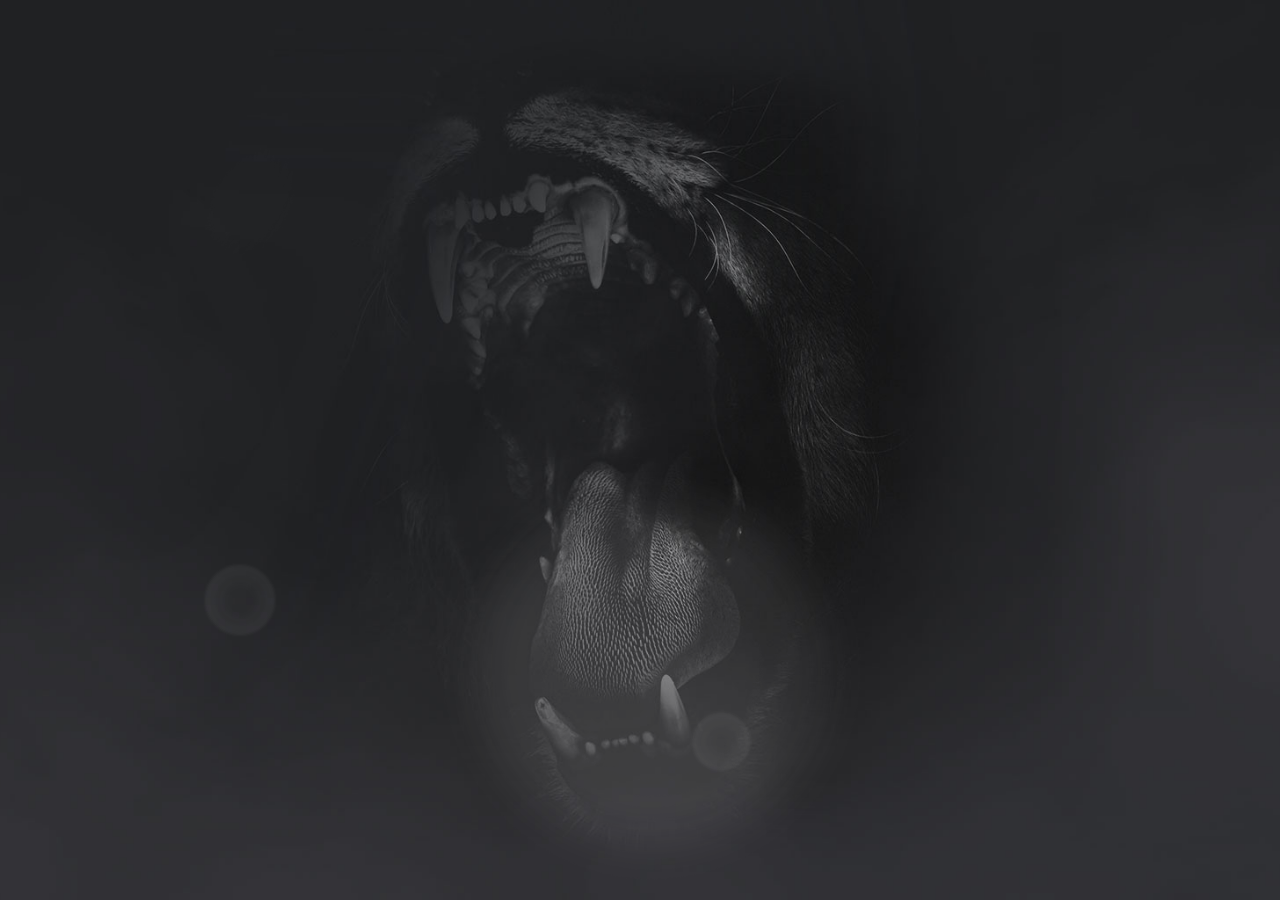
<file: index.html>
<!DOCTYPE html>
<html lang="ru">

<head>
  <meta charset="UTF-8">
  <meta name="viewport" content="width=1200, initial-scale=1.0">
  <link rel="stylesheet" type="text/css" href="./css/style.css">
  <title>Lion Bank - Приветственная страница</title>
</head>

<body>
  <div class="welcome-page"><!--обертка-->
    <div class="welcome-page__container">

      <main class="welcome-page__content">
        <div class="logo logo_vertical">
          <img src="./images/logo-vertical.png" alt="lion bank vertical logo" class="logo__image">
        </div>
        <a href="./main.html" class="btn btn_color_ginger">Войти</a> <!--модификатор ключ-значение-->
      </main>
              
    </div>    
  </div>
</body>

</html>
</file>
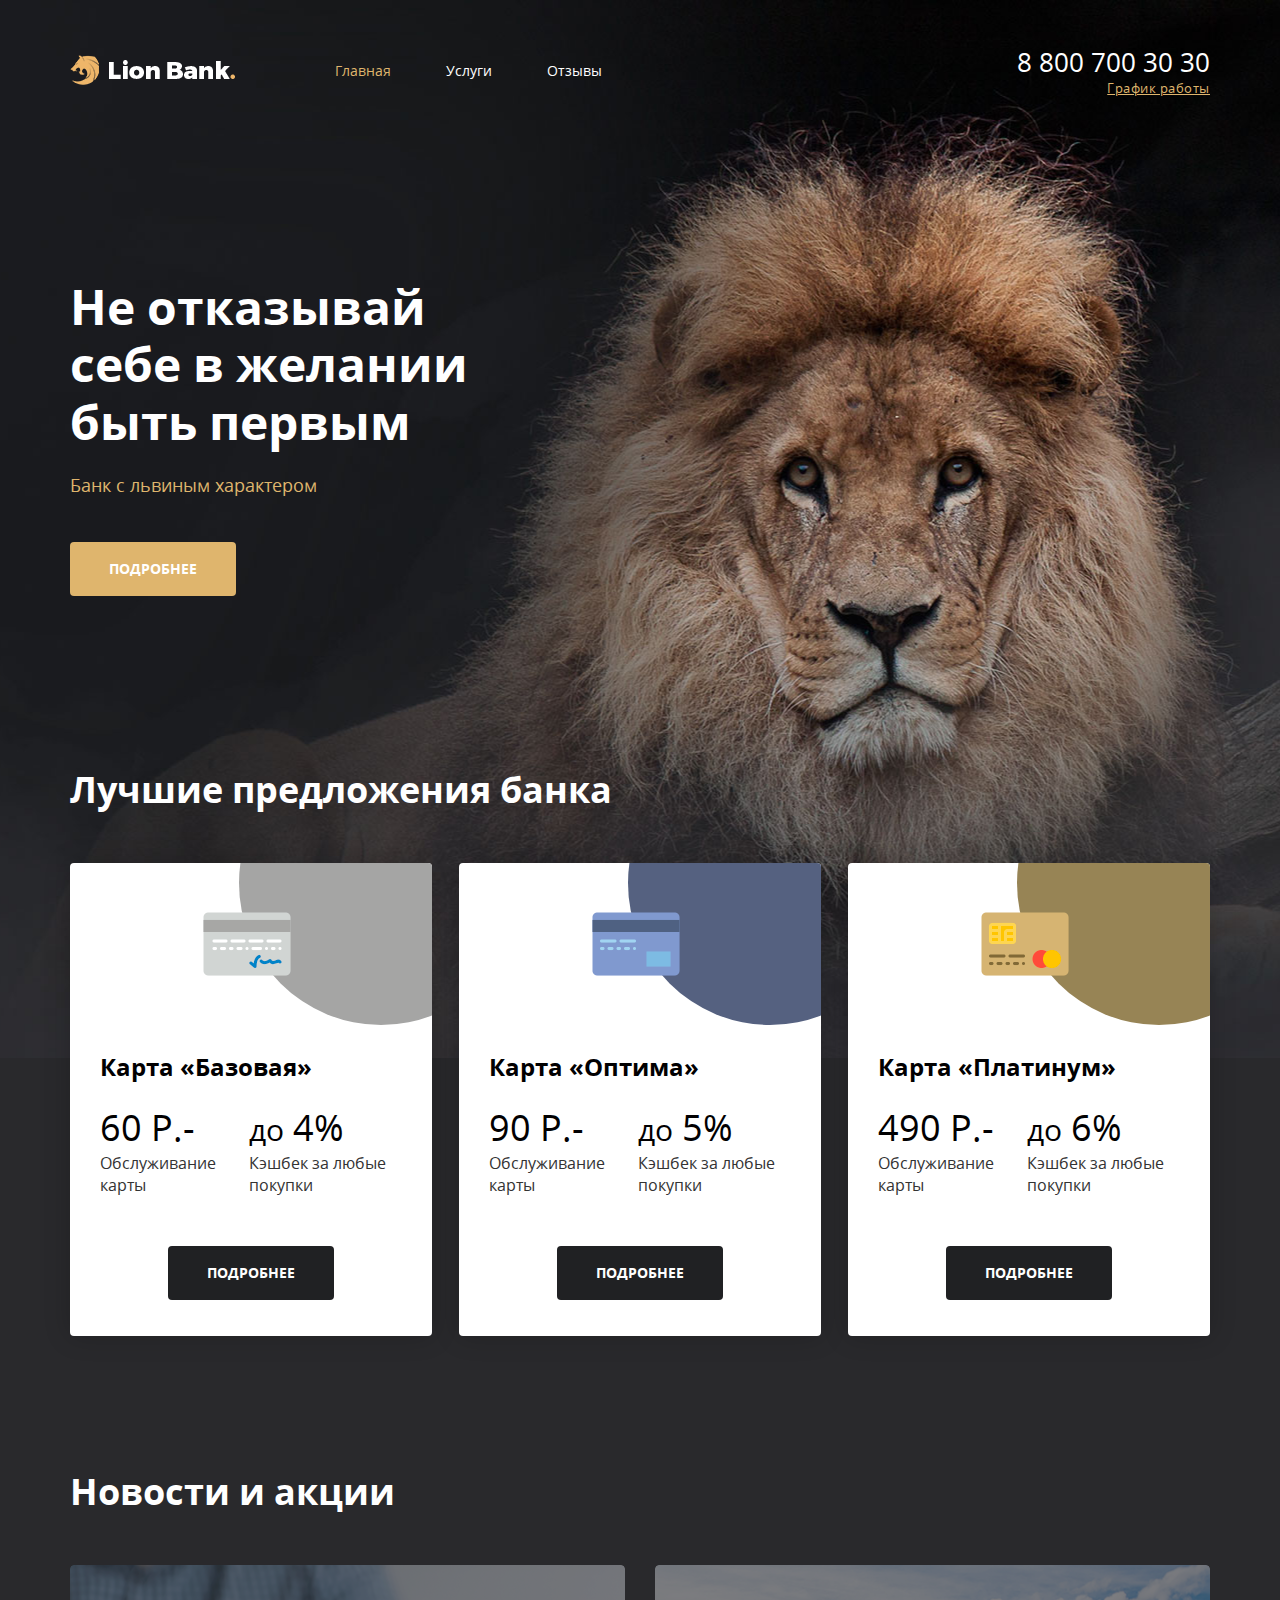
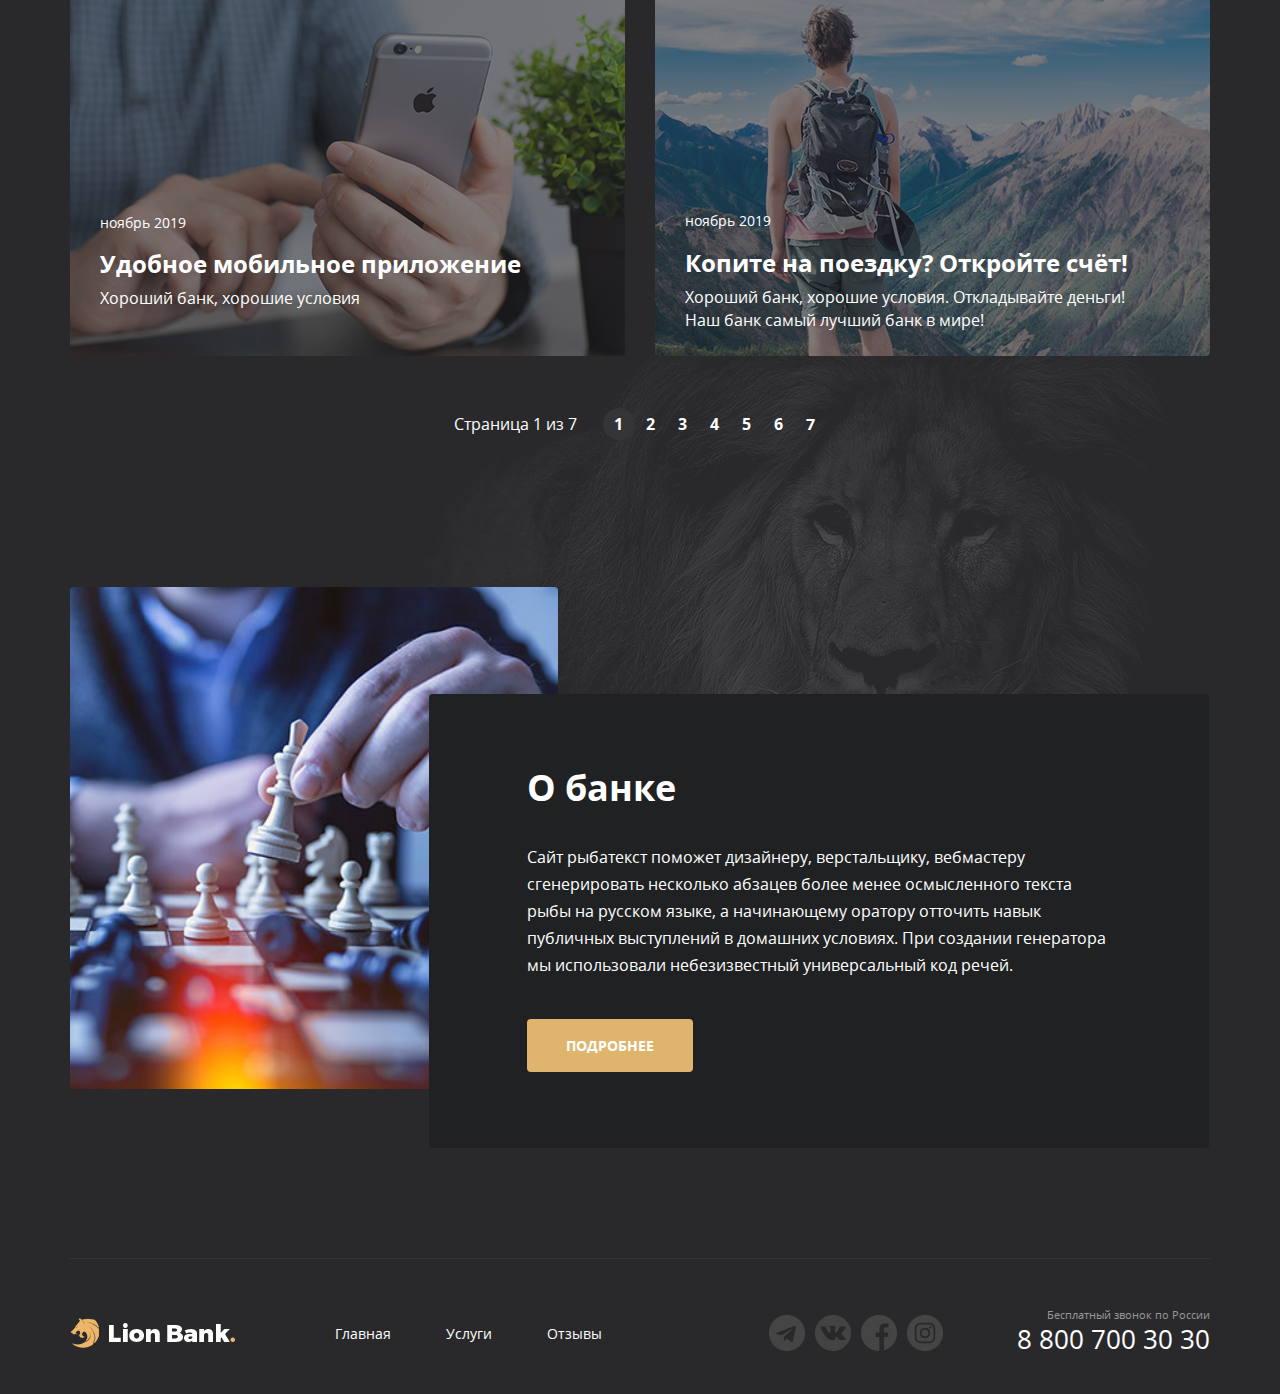
<file: main.html>
<!DOCTYPE html>
<html lang="ru">

<head>
  <meta charset="UTF-8">
  <meta name="viewport" content="width=1200, initial-scale=1.0">
  <link rel="stylesheet" type="text/css" href="./css/style.css">
  <title>Lion Bank - Главная</title>
</head>

<body>
  <div class="wrapper main-page-wrapper">
    <!--обертка-->
    <div class="wrapper__content">
      <!--чтобы прилепить футер к низу окна, если контента мало-->

      <div class="hero">
        <div class="container hero__container">
          <header class="header">
            <a href="./main.html" class="logo logo_horizontal"> <!--модификатор-->
              <img src="./images/logo.png" alt="lion bank logo" class="logo__image">
            </a>
            <nav class="menu">
              <ul class="menu__list">
                <li class="menu__item menu__item_active"> <!--модификатор-->
                  <a href="./main.html" class="menu__link">Главная</a>
                </li>
                <li class="menu__item">                    
                  <a href="./service.html" class="menu__link">Услуги</a>
                </li>
                <li class="menu__item">
                  <a href="./reviews.html" class="menu__link">Отзывы</a>
                </li>
              </ul>
            </nav>
            <address class="contacts contacts_align_right">
              <a href="tel:+78007003030" class="contacts__phone">8 800 700 30 30</a>
              <div class="contacts__dropdown">
                <div class="contacts__dropdown-title">График работы</div>
                <div class="contacts__dropdown-text">
                  <span class="contacts__dropdown-workhours">пн-вс: 09:00 - 20:00</span> Обед: 14:00-14:30
                </div>
              </div>
            </address>
          </header>
          <section class="hero__content">
            <!--первый блок-->
            <div class="hero__text-content">
              <h1 class="hero__title">Не отказывай себе в желании быть первым</h1>
              <h4 class="hero__subtitle">Банк с львиным характером</h4>
              <a href="#" class="btn btn_color_ginger">Подробнее</a>
              <!--модификатор ключ-значение-->
            </div>
          </section>
        </div>
      </div>

      <section class="section">
        <!--предложения-->
        <!--section - для того, чтобы можно было переиспользовать-->
        <div class="container">
          <h2 class="section__title">Лучшие предложения банка</h2>
          <ul class="offers">
            <li class="offers__item offer offer__item_theme_grey">
              <!--модификатор ключ-значение-->
              <!--примесь для переиспользования блока при необходимости-->
              <div class="offer__header">
                <img src="./images/icons/cards/card_grey.png" alt="grey card" class="offer__header-img">
              </div>
              <div class="offer__content">
                <h3 class="offer__title">Карта «Базовая»</h3>
                <div class="offer__prices">
                  <div class="offer__prices-cell">
                    <div class="offer__price">60 Р.-</div>
                    <div class="offer__price-desc">Обслуживание карты</div>
                  </div>
                  <div class="offer__prices-cell">
                    <div class="offer__price">
                      <!--для того, чтобы сделать "до" меньше-->
                      <span class="offer__price-range">до</span> 4%
                    </div>
                    <div class="offer__price-desc">Кэшбек&nbsp;за&nbsp;любые покупки</div>
                  </div>
                </div>
                <div class="offer__btn-wrapper">
                  <a href="#" class="btn btn_color_black">Подробнее</a>
                  <!--модификатор ключ-значение-->
                </div>
              </div>
            </li>
            <li class="offers__item offer offer__item_theme_blue">
              <!--модификатор ключ-значение-->
              <!--примесь для переиспользования блока при необходимости-->
              <div class="offer__header">
                <img src="./images/icons/cards/card_blue.png" alt="blue card" class="offer__header-img">
              </div>
              <div class="offer__content">
                <h3 class="offer__title">Карта «Оптима»</h3>
                <div class="offer__prices">
                  <div class="offer__prices-cell">
                    <div class="offer__price">90 Р.-</div>
                    <div class="offer__price-desc">Обслуживание карты</div>
                  </div>
                  <div class="offer__prices-cell">
                    <div class="offer__price">
                      <!--для того, чтобы сделать "до" меньше-->
                      <span class="offer__price-range">до</span> 5%
                    </div>
                    <div class="offer__price-desc">Кэшбек&nbsp;за&nbsp;любые покупки</div>
                  </div>
                </div>
                <div class="offer__btn-wrapper">
                  <a href="#" class="btn btn_color_black">Подробнее</a>
                  <!--модификатор ключ-значение-->
                </div>
              </div>
            </li>
            <li class="offers__item offer offer__item_theme_gold">
              <!--модификатор ключ-значение-->
              <!--примесь для переиспользования блока при необходимости-->
              <div class="offer__header">
                <img src="./images/icons/cards/card_gold.png" alt="gold card" class="offer__header-img">
              </div>
              <div class="offer__content">
                <h3 class="offer__title">Карта «Платинум»</h3>
                <div class="offer__prices">
                  <div class="offer__prices-cell">
                    <div class="offer__price">490 Р.-</div>
                    <div class="offer__price-desc">Обслуживание карты</div>
                  </div>
                  <div class="offer__prices-cell">
                    <div class="offer__price">
                      <!--для того, чтобы сделать "до" меньше-->
                      <span class="offer__price-range">до</span> 6%
                    </div>
                    <div class="offer__price-desc">Кэшбек&nbsp;за&nbsp;любые покупки</div>
                  </div>
                </div>
                <div class="offer__btn-wrapper">
                  <a href="#" class="btn btn_color_black">Подробнее</a>
                  <!--модификатор ключ-значение-->
                </div>
              </div>
            </li>
          </ul>
        </div>
      </section>

      <section class="section section_mb_big">
        <!--новости; модификатор на величину margin-button-->
        <div class="container">
          <h2 class="section__title">Новости и акции</h2>
          <ul class="news">
            <li class="news__item single-news">
              <!--примесь для переиспользования блока при необходимости-->
              <img src="./images/content/news/phone-layout.png" alt="mobile app" class="single-news__image">
              <div class="single-news__text-content">
                <time datetime="2019-11" class="single-news__date">ноябрь 2019</time>
                <h3 class="single-news__title">Удобное мобильное приложение</h3>
                <div class="single-news__desc">Хороший банк, хорошие условия</div>
              </div>
            </li>
            <li class="news__item single-news">
              <!--примесь для переиспользования блока при необходимости-->
              <img src="./images/content/news/mountains-layout.png" alt="mountains" class="single-news__image">
              <div class="single-news__text-content">
                <time datetime="2019-11" class="single-news__date">ноябрь 2019</time>
                <h3 class="single-news__title">Копите на поездку? Откройте счёт!</h3>
                <div class="single-news__desc">Хороший банк, хорошие условия. Откладывайте деньги! Наш банк самый лучший
                  банк в мире!</div>
              </div>
            </li>
          </ul>
          <div class="paginator">
            <div class="paginator__display">Страница 1 из 7</div>
            <ul class="paginator__list">
              <li class="paginator__item paginator__item_active">
                <!--модификатор-->
                <a href="#" class="paginator__link">1</a>
              </li>
              <li class="paginator__item">
                <a href="#" class="paginator__link">2</a>
              </li>
              <li class="paginator__item">
                <a href="#" class="paginator__link">3</a>
              </li>
              <li class="paginator__item">
                <a href="#" class="paginator__link">4</a>
              </li>
              <li class="paginator__item">
                <a href="#" class="paginator__link">5</a>
              </li>
              <li class="paginator__item">
                <a href="#" class="paginator__link">6</a>
              </li>
              <li class="paginator__item">
                <a href="#" class="paginator__link">7</a>
              </li>
            </ul>
          </div>
        </div>
      </section>

      <section class="section section_mb_small">
        <!--о банке; модификатор на величину margin-button-->
        <div class="container">
          <div class="about">
            <div class="about__desc">
              <h2 class="about__title">О банке</h2>
              <div class="about__desc-text">
                <p>
                  <!--так верстают, когда есть многострочный текст, есть обертка, нет класса у p-->
                  Сайт рыбатекст поможет дизайнеру, верстальщику, вебмастеру сгенерировать несколько абзацев более менее
                  осмысленного текста рыбы на русском языке,
                  а начинающему оратору отточить навык публичных выступлений в домашних условиях. При создании
                  генератора
                  мы
                  использовали небезизвестный универсальный код речей.
                </p>
              </div>
              <a href="#" class="btn btn_color_ginger">Подробнее</a>
            </div>
          </div>
        </div>
      </section>
    </div>

    <footer class="footer-container">
      <div class="container footer-container__content">
        <!--МИКС-->
        <div class="footer">
          <!--для переиспользования-->          
          <a href="./main.html" class="logo logo_horizontal"> <!--модификатор-->
            <img src="./images/logo.png" alt="lion bank logo" class="logo__image">
          </a>
          <nav class="menu">
            <ul class="menu__list">
              <li class="menu__item">
                <a href="./main.html" class="menu__link">Главная</a>
              </li>
              <li class="menu__item">
                <a href="./service.html" class="menu__link">Услуги</a>
              </li>
              <li class="menu__item">
                <a href="./reviews.html" class="menu__link">Отзывы</a>
              </li>
            </ul>
          </nav>       
          <ul class="socials">
            <li class="socials__item socials__item_icon_telegram">
              <a href="#" class="socials__link">
                <!-- <img src="./images/icons/socials/telegram-hover.png" alt="telegram icon" class="socials__icon"> -->
              </a>
            </li>
            <li class="socials__item socials__item_icon_vk">
              <a href="#" class="socials__link">
                <!-- <img src="./images/icons/socials/vk-hover.png" alt="vkontakte icon" class="socials__icon"> -->
              </a>
            </li>
            <li class="socials__item socials__item_icon_fb">
              <a href="#" class="socials__link">
                <!-- <img src="./images/icons/socials/facebook-hover.png" alt="facebook icon" class="socials__icon"> -->
              </a>
            </li>
            <li class="socials__item socials__item_icon_insta">
              <a href="#" class="socials__link">
                <!-- <img src="./images/icons/socials/instagram-hover.png" alt="instagram icon" class="socials__icon"> -->
              </a>
            </li>
          </ul>
          <address class="contacts">
            <div class="contacts__desc">Бесплатный звонок по России</div>
            <a href="tel:+78007003030" class="contacts__phone">8 800 700 30 30</a>
          </address>          
        </div>
      </div>
    </footer>
  </div>
</body>

</html>
</file>
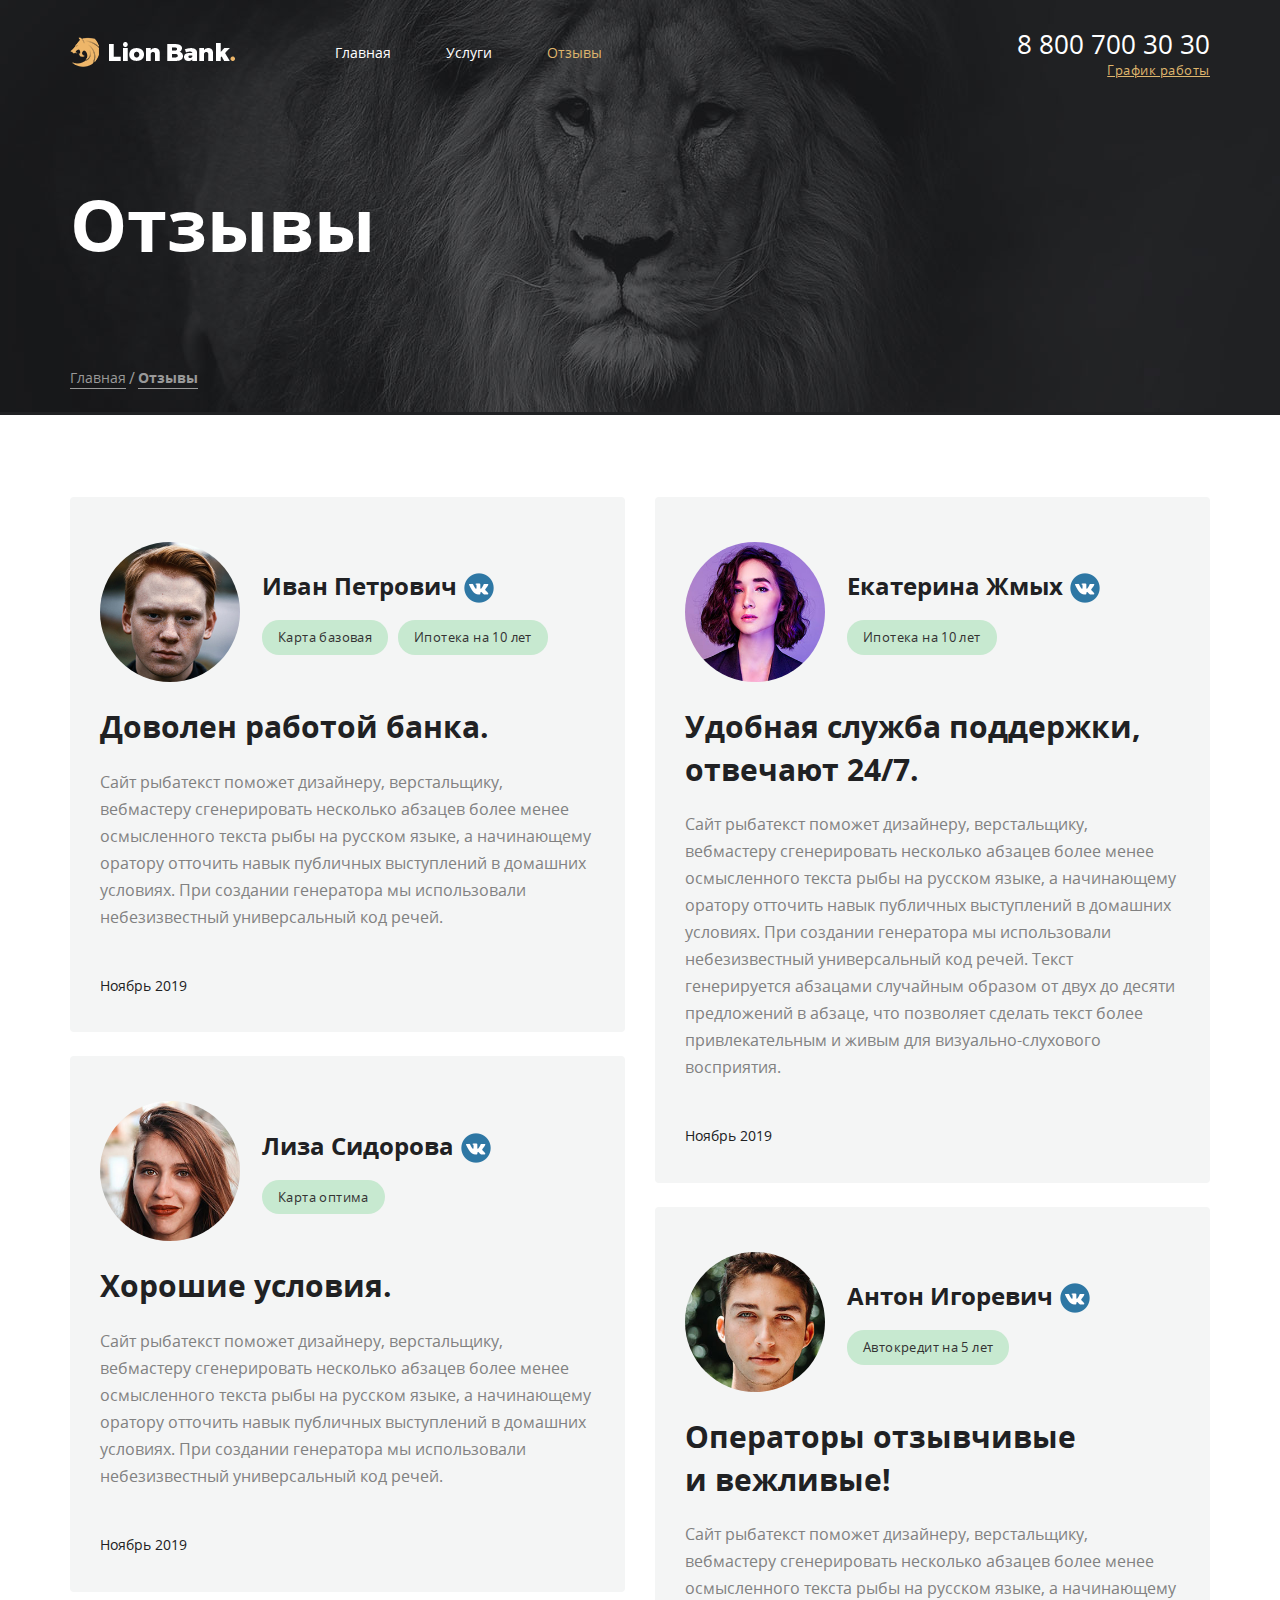
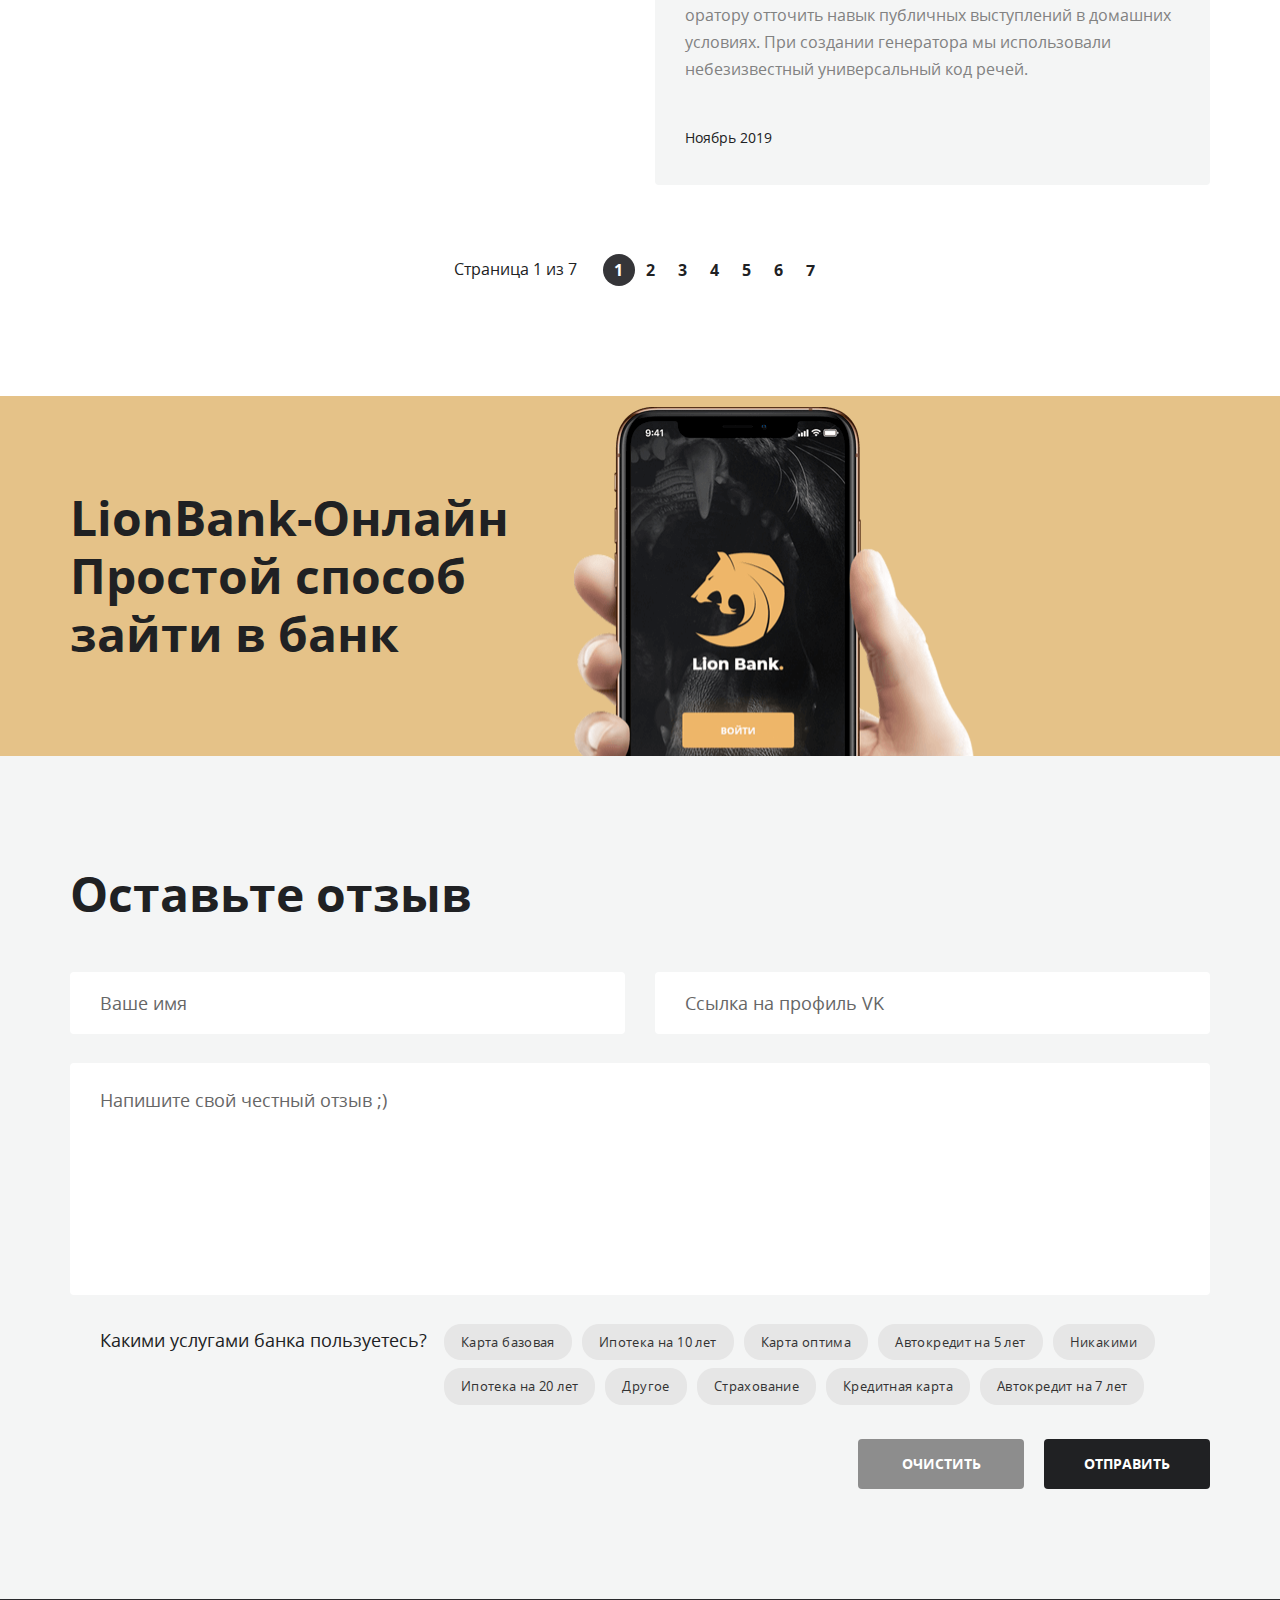
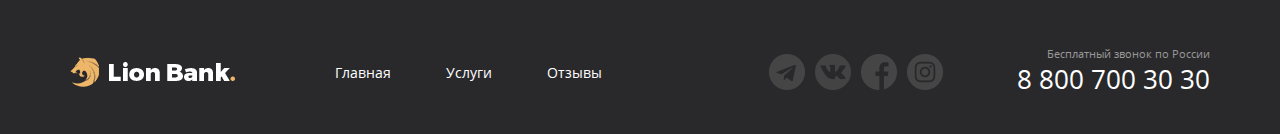
<file: reviews.html>
<!DOCTYPE html>
<html lang="ru">

<head>
  <meta charset="UTF-8">
  <meta name="viewport" content="width=1180, initial-scale=1.0">
  <link rel="stylesheet" type="text/css" href="./css/style.css">
  <title>Lion Bank - Отзывы</title>
</head>

<body>
  <div class="wrapper">
    <div class="wrapper__content">
      <!--чтобы прилепить футер к низу окна, если контента мало-->

      <div class="page-line">
        <!--чтобы можно было переиспользовать в отзывах-->
        <div class="container page-line__container">
          <!--модификатор-->
          <header class="header header_pt_small"> <!--модификатор-->
            <a href="./main.html" class="logo logo_horizontal"> <!--модификатор-->
              <img src="./images/logo.png" alt="lion bank logo" class="logo__image">
            </a>
            <nav class="menu">
              <ul class="menu__list">
                <li class="menu__item">
                  <a href="./main.html" class="menu__link">Главная</a>
                </li>
                <li class="menu__item">
                  <!--модификатор-->
                  <a href="./service.html" class="menu__link">Услуги</a>
                </li>
                <li class="menu__item menu__item_active">
                  <a href="./reviews.html" class="menu__link">Отзывы</a>
                </li>
              </ul>
            </nav>
            <!--модификатор-->
            <address class="contacts contacts_align_right">
              <a href="tel:+78007003030" class="contacts__phone">8 800 700 30 30</a>
              <div class="contacts__dropdown">
                <div class="contacts__dropdown-title">График работы</div>
                <div class="contacts__dropdown-text">
                  <span class="contacts__dropdown-workhours">пн-вс: 09:00 - 20:00</span> Обед: 14:00-14:30
                </div>
              </div>
            </address>
          </header>

          <h1 class="page-title">Отзывы</h1>
          <nav class="breadcrumbs">
            <ul class="breadcrumbs__list">
              <li class="breadcrumbs__item">
                <a href="./main.html" class="breadcrumbs__link">Главная</a>
              </li>
              <li class="breadcrumbs__item breadcrumbs__item_active">
                <!--модификатор-->
                <a href="./reviews.html" class="breadcrumbs__link">Отзывы</a>
              </li>
            </ul>
          </nav>
        </div>
      </div>

      <main class="page-content page-content_mb_small">
        <div class="container">
          <ul class="reviews">            
            <li class="reviews__item review"> 
              <div class="review__header">
                <div class="avatar">
                  <img src="./images/content/reviews/ginger.jpg" alt="user avatar" class="avatar__img">
                </div>
                <div class="review__userdata">
                  <div class="review__user">
                    <a href="#" class="review__username">Иван Петрович</a>
                    <div class="review__icon-wrapper">
                      <img src="./images/icons/socials/vk-colored.png" alt="vk colored icon" class="review__icon">
                    </div>
                  </div>
                  <ul class="review__tags">
                    <li class="review__tag-item tag tag_bg_green">Карта базовая</li> <!--модификатор-->
                    <li class="review__tag-item tag tag_bg_green">Ипотека на 10 лет</li> <!--модификатор-->
                  </ul>
                </div>
              </div>
              <div class="review__text-content">
                <h3 class="review__title">Доволен работой банка.</h3>
                <div class="review__desc">
                  <p>
                    Сайт рыбатекст поможет дизайнеру, верстальщику, вебмастеру сгенерировать несколько абзацев более
                    менее осмысленного текста рыбы на русском языке, а начинающему оратору отточить навык публичных
                    выступлений в домашних условиях. При создании генератора мы использовали небезизвестный
                    универсальный код речей.
                  </p>
                </div>
                <time datetime="2019-11" class="review__date">Ноябрь 2019</time>
              </div>
            </li>
            <li class="reviews__item review"> 
              <div class="review__header">
                <div class="avatar">
                  <img src="./images/content/reviews/liza.jpg" alt="user avatar" class="avatar__img">
                </div>
                <div class="review__userdata">
                  <div class="review__user">
                    <a href="#" class="review__username">Лиза Сидорова</a>
                    <div class="review__icon-wrapper">
                      <img src="./images/icons/socials/vk-colored.png" alt="vk colored icon" class="review__icon">
                    </div>
                  </div>
                  <ul class="review__tags">
                    <li class="review__tag-item tag tag_bg_green">Карта оптима</li> <!--модификатор-->
                  </ul>
                </div>
              </div>
              <div class="review__text-content">
                <h3 class="review__title">Хорошие условия.</h3>
                <div class="review__desc">
                  <p>
                    Сайт рыбатекст поможет дизайнеру, верстальщику, вебмастеру сгенерировать несколько абзацев более
                    менее осмысленного текста рыбы на русском языке, а начинающему оратору отточить навык публичных
                    выступлений в домашних условиях. При создании генератора мы использовали небезизвестный
                    универсальный код речей.
                  </p>
                </div>
                <time datetime="2019-11" class="review__date">Ноябрь 2019</time>
              </div>
            </li>
            <li class="reviews__item review"> 
              <div class="review__header">
                <div class="avatar">
                  <img src="./images/content/reviews/girl.jpg" alt="user avatar" class="avatar__img">
                </div>
                <div class="review__userdata">
                  <div class="review__user">
                    <a href="#" class="review__username">Екатерина Жмых</a>
                    <div class="review__icon-wrapper">
                      <img src="./images/icons/socials/vk-colored.png" alt="vk colored icon" class="review__icon">
                    </div>
                  </div>
                  <ul class="review__tags">
                    <li class="review__tag-item tag tag_bg_green">Ипотека на 10 лет</li> <!--модификатор-->
                  </ul>
                </div>
              </div>
              <div class="review__text-content">
                <h3 class="review__title">Удобная служба поддержки, отвечают 24/7.</h3>
                <div class="review__desc">
                  <p>
                    Сайт рыбатекст поможет дизайнеру, верстальщику, вебмастеру сгенерировать несколько абзацев более
                      менее осмысленного текста рыбы на русском языке, а начинающему оратору отточить навык публичных
                      выступлений в домашних условиях. При создании генератора мы использовали небезизвестный
                      универсальный код речей. Текст генерируется абзацами случайным образом от двух до десяти предложений
                      в абзаце, что позволяет сделать текст более привлекательным и живым для визуально-слухового
                      восприятия.
                  </p>
                </div>
                <time datetime="2019-11" class="review__date">Ноябрь 2019</time>
              </div>
            </li>            
            <li class="reviews__item review"> 
              <div class="review__header">
                <div class="avatar">
                  <img src="./images/content/reviews/guy.jpg" alt="user avatar" class="avatar__img">
                </div>
                <div class="review__userdata">
                  <div class="review__user">
                    <a href="#" class="review__username">Антон Игоревич</a>
                    <div class="review__icon-wrapper">
                      <img src="./images/icons/socials/vk-colored.png" alt="vk colored icon" class="review__icon">
                    </div>
                  </div>
                  <ul class="review__tags">
                    <li class="review__tag-item tag tag_bg_green">Автокредит на 5 лет</li> <!--модификатор-->
                  </ul>
                </div>
              </div>
              <div class="review__text-content">
                <h3 class="review__title">Операторы отзывчивые и&nbsp;вежливые!</h3>
                <div class="review__desc">
                  <p>
                    Сайт рыбатекст поможет дизайнеру, верстальщику, вебмастеру сгенерировать несколько абзацев более
                    менее осмысленного текста рыбы на русском языке, а начинающему оратору отточить навык публичных
                    выступлений в домашних условиях. При создании генератора мы использовали небезизвестный
                    универсальный код речей.
                  </p>
                </div>
                <time datetime="2019-11" class="review__date">Ноябрь 2019</time>
              </div>
            </li>         
          </ul>
          <div class="paginator paginator_theme_light"> <!--модификатор-->
            <div class="paginator__display">Страница 1 из 7</div>
            <ul class="paginator__list">
              <li class="paginator__item paginator__item_active">
                <!--модификатор-->
                <a href="#" class="paginator__link">1</a>
              </li>
              <li class="paginator__item">
                <a href="#" class="paginator__link">2</a>
              </li>
              <li class="paginator__item">
                <a href="#" class="paginator__link">3</a>
              </li>
              <li class="paginator__item">
                <a href="#" class="paginator__link">4</a>
              </li>
              <li class="paginator__item">
                <a href="#" class="paginator__link">5</a>
              </li>
              <li class="paginator__item">
                <a href="#" class="paginator__link">6</a>
              </li>
              <li class="paginator__item">
                <a href="#" class="paginator__link">7</a>
              </li>
            </ul>
          </div>
        </div>
      </main>

      <section class="banner">
        <div class="container">
          <div class="banner__content">
            <h2 class="banner__title">LionBank-Онлайн Простой способ зайти в банк</h2>
          </div>
        </div>
      </section>

      <section class="inner-section inner-section_bg_grey inner-section_pt_big"> <!--для переиспользования--> <!--модификатор-->
        <div class="container">
          <h2 class="inner-section__title inner-section__title_mb_small">Оставьте отзыв</h2>
          <form class="form">
            <div class="form__row">
              <input type="text" name="name" class="form__input" placeholder="Ваше имя">
              <input type="text" name="social" class="form__input" placeholder="Ссылка на профиль VK">
            </div>
            <div class="form__row">
              <textarea name="comment" cols="30" rows="10" class="form__input form__input_textarea" placeholder="Напишите свой честный отзыв ;)"></textarea> <!--модификатор-->
            </div>
            <div class="form__controls">
              <h5 class="form__controls-title">Какими услугами банка пользуетесь?</h5>
              <ul class="controls">
                <li class="controls__item">
                  <label class="controls__elem">
                    <input type="checkbox" class="controls__checkbox">
                    <span class="controls__tag tag">Карта базовая</span> <!--модификатор-->
                  </label>
                </li>
                <li class="controls__item">
                  <label class="controls__elem">
                    <input type="checkbox" class="controls__checkbox">
                    <span class="controls__tag tag">Ипотека на 10 лет</span> <!--модификатор-->
                  </label>
                </li>
                <li class="controls__item">
                  <label class="controls__elem">
                    <input type="checkbox" class="controls__checkbox">
                    <span class="controls__tag tag">Карта оптима</span> <!--модификатор-->
                  </label>
                </li>
                <li class="controls__item">
                  <label class="controls__elem">
                    <input type="checkbox" class="controls__checkbox">
                    <span class="controls__tag tag">Автокредит на 5 лет</span> <!--модификатор-->
                  </label>
                </li>
                <li class="controls__item">
                  <label class="controls__elem">
                    <input type="checkbox" class="controls__checkbox">
                    <span class="controls__tag tag">Никакими</span> <!--модификатор-->
                  </label>
                </li>
                <li class="controls__item">
                  <label class="controls__elem">
                    <input type="checkbox" class="controls__checkbox">
                    <span class="controls__tag tag">Ипотека на 20 лет</span> <!--модификатор-->
                  </label>
                </li>
                <li class="controls__item">
                  <label class="controls__elem">
                    <input type="checkbox" class="controls__checkbox">
                    <span class="controls__tag tag">Другое</span> <!--модификатор-->
                  </label>
                </li>
                <li class="controls__item">
                  <label class="controls__elem">
                    <input type="checkbox" class="controls__checkbox">
                    <span class="controls__tag tag">Страхование</span> <!--модификатор-->
                  </label>
                </li>
                <li class="controls__item">
                  <label class="controls__elem">
                    <input type="checkbox" class="controls__checkbox">
                    <span class="controls__tag tag">Кредитная карта</span> <!--модификатор-->
                  </label>
                </li>
                <li class="controls__item">
                  <label class="controls__elem">
                    <input type="checkbox" class="controls__checkbox">
                    <span class="controls__tag tag">Автокредит на 7 лет</span> <!--модификатор-->
                  </label>
                </li>
              </ul>
            </div>
            <div class="form__btns">
              <button type="reset" class="btn form__button btn_color_grey">Очистить</button> <!--МИКС-->
              <button type="submit" class="btn form__button btn_color_black">Отправить</button> <!--МИКС-->
            </div>
          </form>
        </div>
      </section>
    </div>

    <footer class="footer-container">
      <div class="container">
        <div class="footer">
          <!--для переиспользования-->
          <a href="./main.html" class="logo logo_horizontal"> <!--модификатор-->
            <img src="./images/logo.png" alt="lion bank logo" class="logo__image">
          </a>
          <nav class="menu">
            <ul class="menu__list">
              <li class="menu__item">
                <a href="./main.html" class="menu__link">Главная</a>
              </li>
              <li class="menu__item">
                <a href="./service.html" class="menu__link">Услуги</a>
              </li>
              <li class="menu__item">
                <a href="./reviews.html" class="menu__link">Отзывы</a>
              </li>
            </ul>
          </nav>
          <ul class="socials">
            <li class="socials__item socials__item_icon_telegram">
              <a href="#" class="socials__link">
                <!-- <img src="./images/icons/socials/telegram-hover.png" alt="telegram icon" class="socials__icon"> -->
              </a>
            </li>
            <li class="socials__item socials__item_icon_vk">
              <a href="#" class="socials__link">
                <!-- <img src="./images/icons/socials/vk-hover.png" alt="vkontakte icon" class="socials__icon"> -->
              </a>
            </li>
            <li class="socials__item socials__item_icon_fb">
              <a href="#" class="socials__link">
                <!-- <img src="./images/icons/socials/facebook-hover.png" alt="facebook icon" class="socials__icon"> -->
              </a>
            </li>
            <li class="socials__item socials__item_icon_insta">
              <a href="#" class="socials__link">
                <!-- <img src="./images/icons/socials/instagram-hover.png" alt="instagram icon" class="socials__icon"> -->
              </a>
            </li>
          </ul>
          <address class="contacts">
            <div class="contacts__desc">Бесплатный звонок по России</div>
            <a href="tel:+78007003030" class="contacts__phone">8 800 700 30 30</a>
          </address>
        </div>
      </div>
    </footer>
  </div>
</body>

</html>
</file>
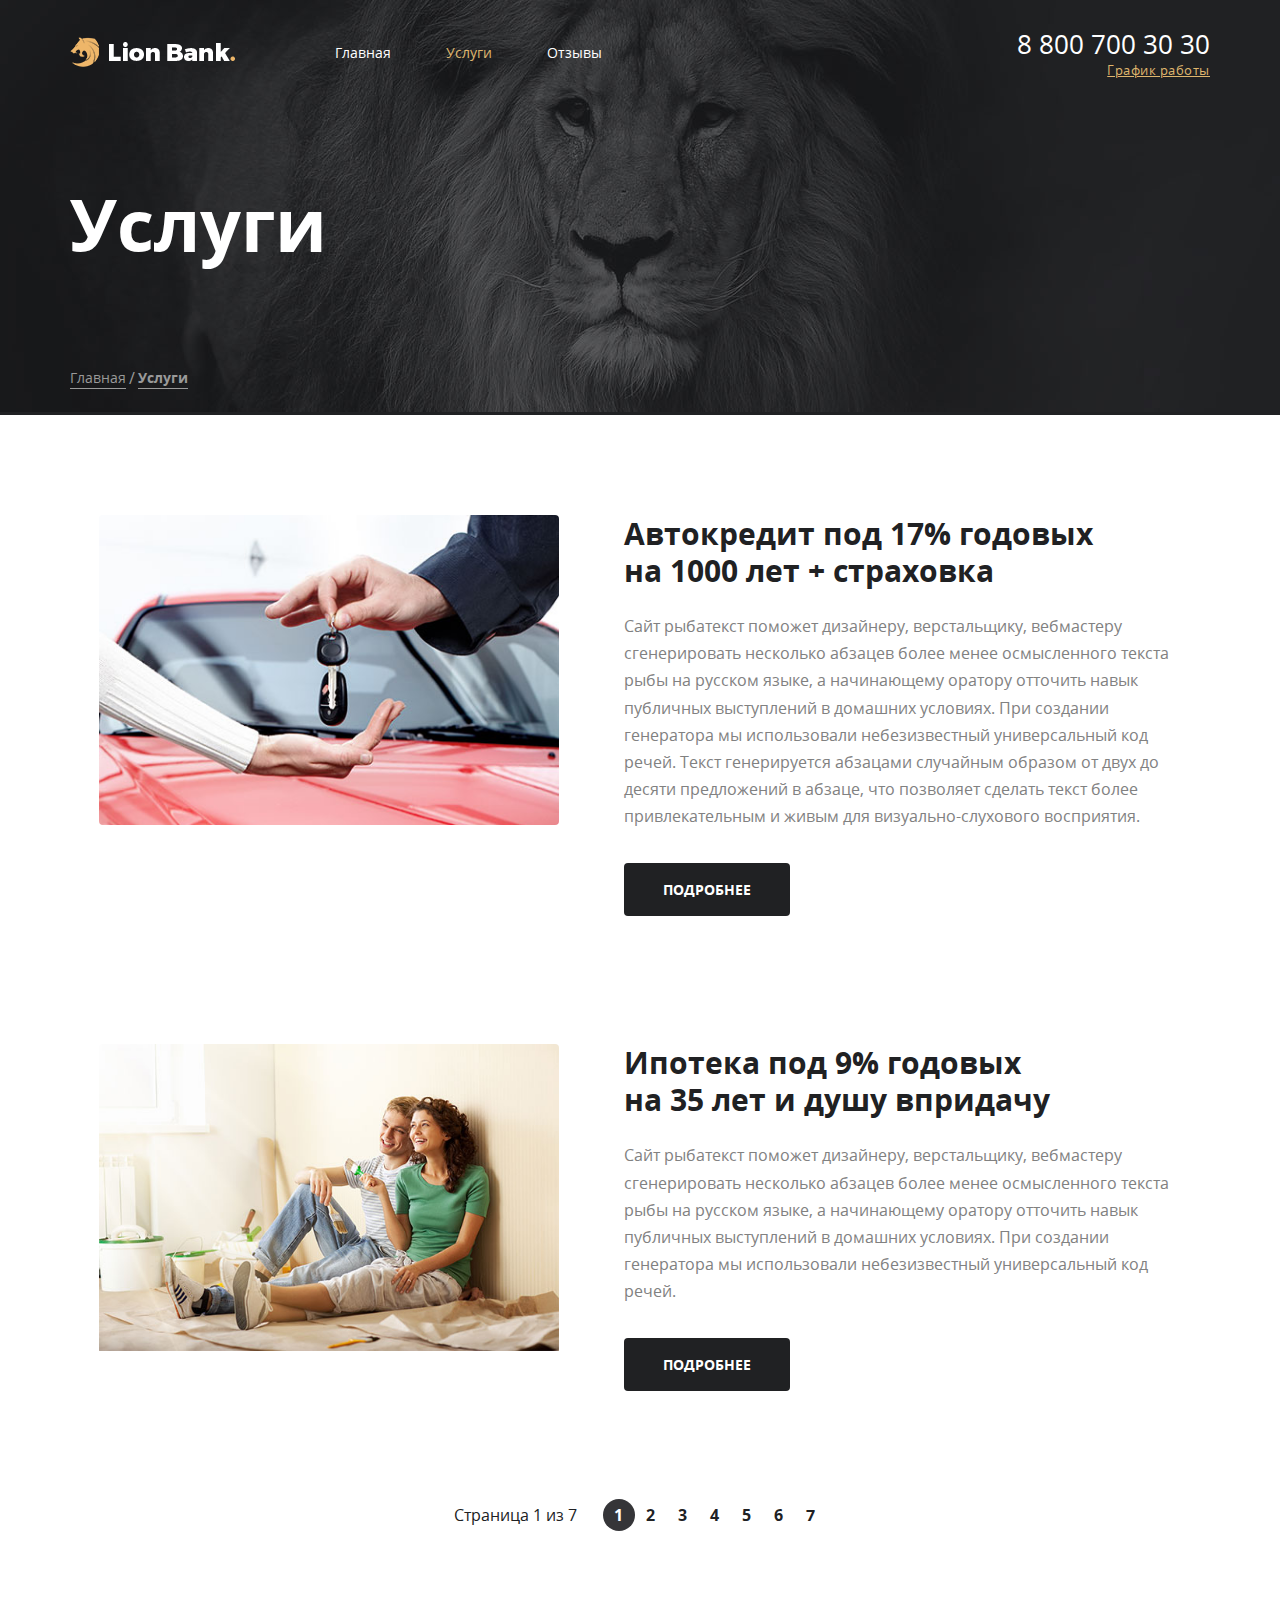
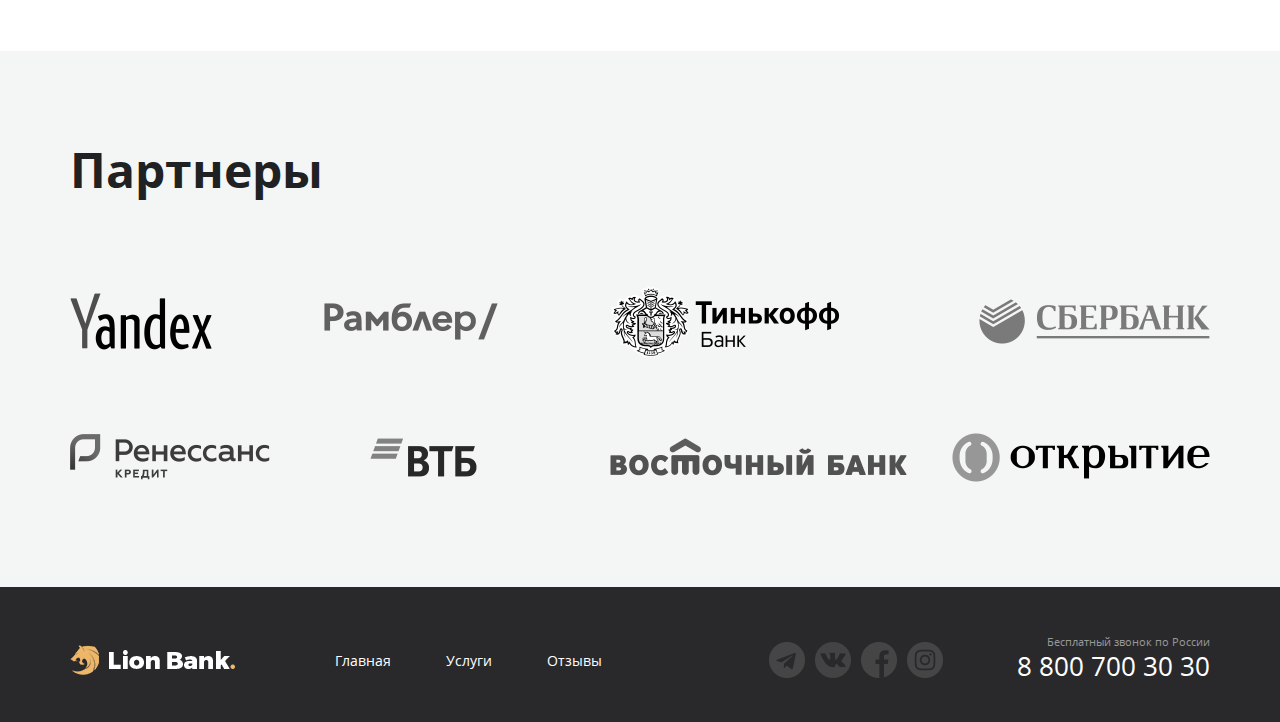
<file: service.html>
<!DOCTYPE html>
<html lang="ru">

<head>
  <meta charset="UTF-8">
  <meta name="viewport" content="width=1180, initial-scale=1.0">
  <link rel="stylesheet" type="text/css" href="./css/style.css">
  <title>Lion Bank - Услуги</title>
</head>

<body>
  <div class="wrapper">
    <div class="wrapper__content">
      <!--чтобы прилепить футер к низу окна, если контента мало-->

      <div class="page-line">
        <!--чтобы можно было переиспользовать в отзывах-->
        <div class="container page-line__container">
          <!--модификатор-->
          <header class="header header_pt_small"> <!--модификатор-->
            <a href="./main.html" class="logo logo_horizontal"> <!--модификатор-->
              <img src="./images/logo.png" alt="lion bank logo" class="logo__image">
            </a>
            <nav class="menu">
              <ul class="menu__list">
                <li class="menu__item">
                  <a href="./main.html" class="menu__link">Главная</a>
                </li>
                <li class="menu__item menu__item_active">
                  <!--модификатор-->
                  <a href="./service.html" class="menu__link">Услуги</a>
                </li>
                <li class="menu__item">
                  <a href="./reviews.html" class="menu__link">Отзывы</a>
                </li>
              </ul>
            </nav>
            <!--модификатор-->
            <address class="contacts contacts_align_right">
              <a href="tel:+78007003030" class="contacts__phone">8 800 700 30 30</a>
              <div class="contacts__dropdown">
                <div class="contacts__dropdown-title">График работы</div>
                <div class="contacts__dropdown-text">
                  <span class="contacts__dropdown-workhours">пн-вс: 09:00 - 20:00</span> Обед: 14:00-14:30
                </div>
              </div>
            </address>
          </header>

          <h1 class="page-title">Услуги</h1>
          <nav class="breadcrumbs">
            <ul class="breadcrumbs__list">
              <li class="breadcrumbs__item">
                <a href="./main.html" class="breadcrumbs__link">Главная</a>
              </li>
              <li class="breadcrumbs__item breadcrumbs__item_active">
                <!--модификатор-->
                <a href="./service.html" class="breadcrumbs__link">Услуги</a>
              </li>
            </ul>
          </nav>
        </div>
      </div>

      <main class="page-content">
        <div class="container">
          <ul class="services">            
            <li class="services__item">
              <a href="#" class="service"> 
                <div class="service__img">
                  <img src="./images/content/service/key.jpg" alt="car loan" class="service__img-elem">
                </div>
                <div class="service__text-content">
                  <h2 class="service__title">Автокредит под 17% годовых на 1000 лет + страховка</h2>
                  <div class="service__desc">
                    <p>
                      Сайт рыбатекст поможет дизайнеру, верстальщику, вебмастеру сгенерировать несколько абзацев более
                      менее осмысленного текста рыбы на русском языке, а начинающему оратору отточить навык публичных
                      выступлений в домашних условиях. При создании генератора мы использовали небезизвестный
                      универсальный код речей. Текст генерируется абзацами случайным образом от двух до десяти предложений
                      в абзаце, что позволяет сделать текст более привлекательным и живым для визуально-слухового
                      восприятия.
                    </p>
                  </div>
                  <div class="btn btn_color_black service__btn">Подробнее</div> <!--МИКС-->
                </div>
              </a>
            </li>            
          
            <li class="services__item">
              <a href="#" class="service">
                <div class="service__img">
                  <img src="./images/content/service/couple.jpg" alt="mortgage" class="service__img-elem">
                </div>
                <div class="service__text-content">
                  <h2 class="service__title">Ипотека под 9% годовых на&nbsp;35 лет и душу впридачу</h2>
                  <div class="service__desc">
                    <p>
                      Сайт рыбатекст поможет дизайнеру, верстальщику, вебмастеру сгенерировать несколько абзацев более
                      менее осмысленного текста рыбы на русском языке, а начинающему оратору отточить навык публичных
                      выступлений в домашних условиях. При создании генератора мы использовали небезизвестный
                      универсальный код речей.
                    </p>
                  </div>
                  <div class="btn btn_color_black service__btn">Подробнее</div> <!--МИКС-->
                </div>
              </a>
            </li>            
          </ul>
          <div class="paginator paginator_theme_light"> <!--модификатор-->
            <div class="paginator__display">Страница 1 из 7</div>
            <ul class="paginator__list">
              <li class="paginator__item paginator__item_active">
                <!--модификатор-->
                <a href="#" class="paginator__link">1</a>
              </li>
              <li class="paginator__item">
                <a href="#" class="paginator__link">2</a>
              </li>
              <li class="paginator__item">
                <a href="#" class="paginator__link">3</a>
              </li>
              <li class="paginator__item">
                <a href="#" class="paginator__link">4</a>
              </li>
              <li class="paginator__item">
                <a href="#" class="paginator__link">5</a>
              </li>
              <li class="paginator__item">
                <a href="#" class="paginator__link">6</a>
              </li>
              <li class="paginator__item">
                <a href="#" class="paginator__link">7</a>
              </li>
            </ul>
          </div>
        </div>
      </main>

      <section class="inner-section inner-section_bg_grey"> <!--для переиспользования--> <!--модификатор-->
        <div class="container">
          <h2 class="inner-section__title">Партнеры</h2>
          <ul class="partners">
            <li class="partners__item">
              <a href="https://yandex.ru/" target="_blank" class="partners__link">
                <img src="./images/icons/partners/yandex.png" alt="yandex logo" class="partners__logo">
              </a>
            </li>
            <li class="partners__item">
              <a href="https://www.rambler.ru/" target="_blank" class="partners__link">
                <img src="./images/icons/partners/rambler.png" alt="rambler logo" class="partners__logo">
              </a>
            </li>
            <li class="partners__item">
              <a href="https://www.tinkoff.ru/" target="_blank" class="partners__link">
                <img src="./images/icons/partners/tinkoff.png" alt="tinkoff logo" class="partners__logo">
              </a>
            </li>
            <li class="partners__item">
              <a href="https://www.sberbank.ru/" target="_blank" class="partners__link">
                <img src="./images/icons/partners/sberbank.png" alt="sberbank logo" class="partners__logo">
              </a>
            </li>
            <li class="partners__item">
              <a href="https://rencredit.ru/" target="_blank" class="partners__link">
                <img src="./images/icons/partners/renessans.png" alt="renaissance logo" class="partners__logo">
              </a>
            </li>
            <li class="partners__item">
              <a href="https://www.vtb.ru/" target="_blank" class="partners__link">
                <img src="./images/icons/partners/vtb.png" alt="vtb logo" class="partners__logo">
              </a>
            </li>
            <li class="partners__item">
              <a href="https://www.vostbank.ru/" target="_blank" class="partners__link">
                <img src="./images/icons/partners/western.png" alt="eastern bank logo" class="partners__logo">
              </a>
            </li>
            <li class="partners__item">
              <a href="https://www.open.ru/" target="_blank" class="partners__link">
                <img src="./images/icons/partners/openbank.png" alt="open bank logo" class="partners__logo">
              </a>
            </li>
          </ul>
        </div>
      </section>
    </div>

    <footer class="footer-container">
      <div class="container">
        <div class="footer">
          <!--для переиспользования-->
          <a href="./main.html" class="logo logo_horizontal"> <!--модификатор-->
            <img src="./images/logo.png" alt="lion bank logo" class="logo__image">
          </a>
          <nav class="menu">
            <ul class="menu__list">
              <li class="menu__item">
                <a href="./main.html" class="menu__link">Главная</a>
              </li>
              <li class="menu__item">
                <a href="./service.html" class="menu__link">Услуги</a>
              </li>
              <li class="menu__item">
                <a href="./reviews.html" class="menu__link">Отзывы</a>
              </li>
            </ul>
          </nav>
          <ul class="socials">
            <li class="socials__item socials__item_icon_telegram">
              <a href="#" class="socials__link">
                <!-- <img src="./images/icons/socials/telegram-hover.png" alt="telegram icon" class="socials__icon"> -->
              </a>
            </li>
            <li class="socials__item socials__item_icon_vk">
              <a href="#" class="socials__link">
                <!-- <img src="./images/icons/socials/vk-hover.png" alt="vkontakte icon" class="socials__icon"> -->
              </a>
            </li>
            <li class="socials__item socials__item_icon_fb">
              <a href="#" class="socials__link">
                <!-- <img src="./images/icons/socials/facebook-hover.png" alt="facebook icon" class="socials__icon"> -->
              </a>
            </li>
            <li class="socials__item socials__item_icon_insta">
              <a href="#" class="socials__link">
                <!-- <img src="./images/icons/socials/instagram-hover.png" alt="instagram icon" class="socials__icon"> -->
              </a>
            </li>
          </ul>
          <address class="contacts">
            <div class="contacts__desc">Бесплатный звонок по России</div>
            <a href="tel:+78007003030" class="contacts__phone">8 800 700 30 30</a>
          </address>
        </div>
      </div>
    </footer>
  </div>
</body>

</html>
</file>
<file: css/style.css>
@import url("./layout/fonts.css");
@import url("./layout/normalize.css");
@import url("./layout/base.css");

@import url("./pages/main.css");
@import url("./blocks/header.css");
@import url("./blocks/logo.css");
@import url("./blocks/menu.css");
@import url("./blocks/contacts.css");
@import url("./blocks/hero.css");
@import url("./blocks/btn.css");
@import url("./blocks/section.css");
@import url("./blocks/offers.css");
@import url("./blocks/offer.css");
@import url("./blocks/news.css");
@import url("./blocks/single-news.css");
@import url("./blocks/paginator.css");
@import url("./blocks/about.css");
@import url("./blocks/footer-container.css");
@import url("./blocks/footer.css");
@import url("./blocks/socials.css");
@import url("./blocks/page-line.css");
@import url("./blocks/page-title.css");
@import url("./blocks/breadcrumbs.css");
@import url("./blocks/page-content.css");
@import url("./blocks/services.css");
@import url("./blocks/service.css");
@import url("./blocks/inner-section.css");
@import url("./blocks/partners.css");
@import url("./blocks/banner.css");
@import url("./blocks/reviews.css");
@import url("./blocks/review.css");
@import url("./blocks/welcome-page.css");
@import url("./blocks/avatar.css");
@import url("./blocks/tag.css");
@import url("./blocks/form.css");
@import url("./blocks/controls.css");
</file>
